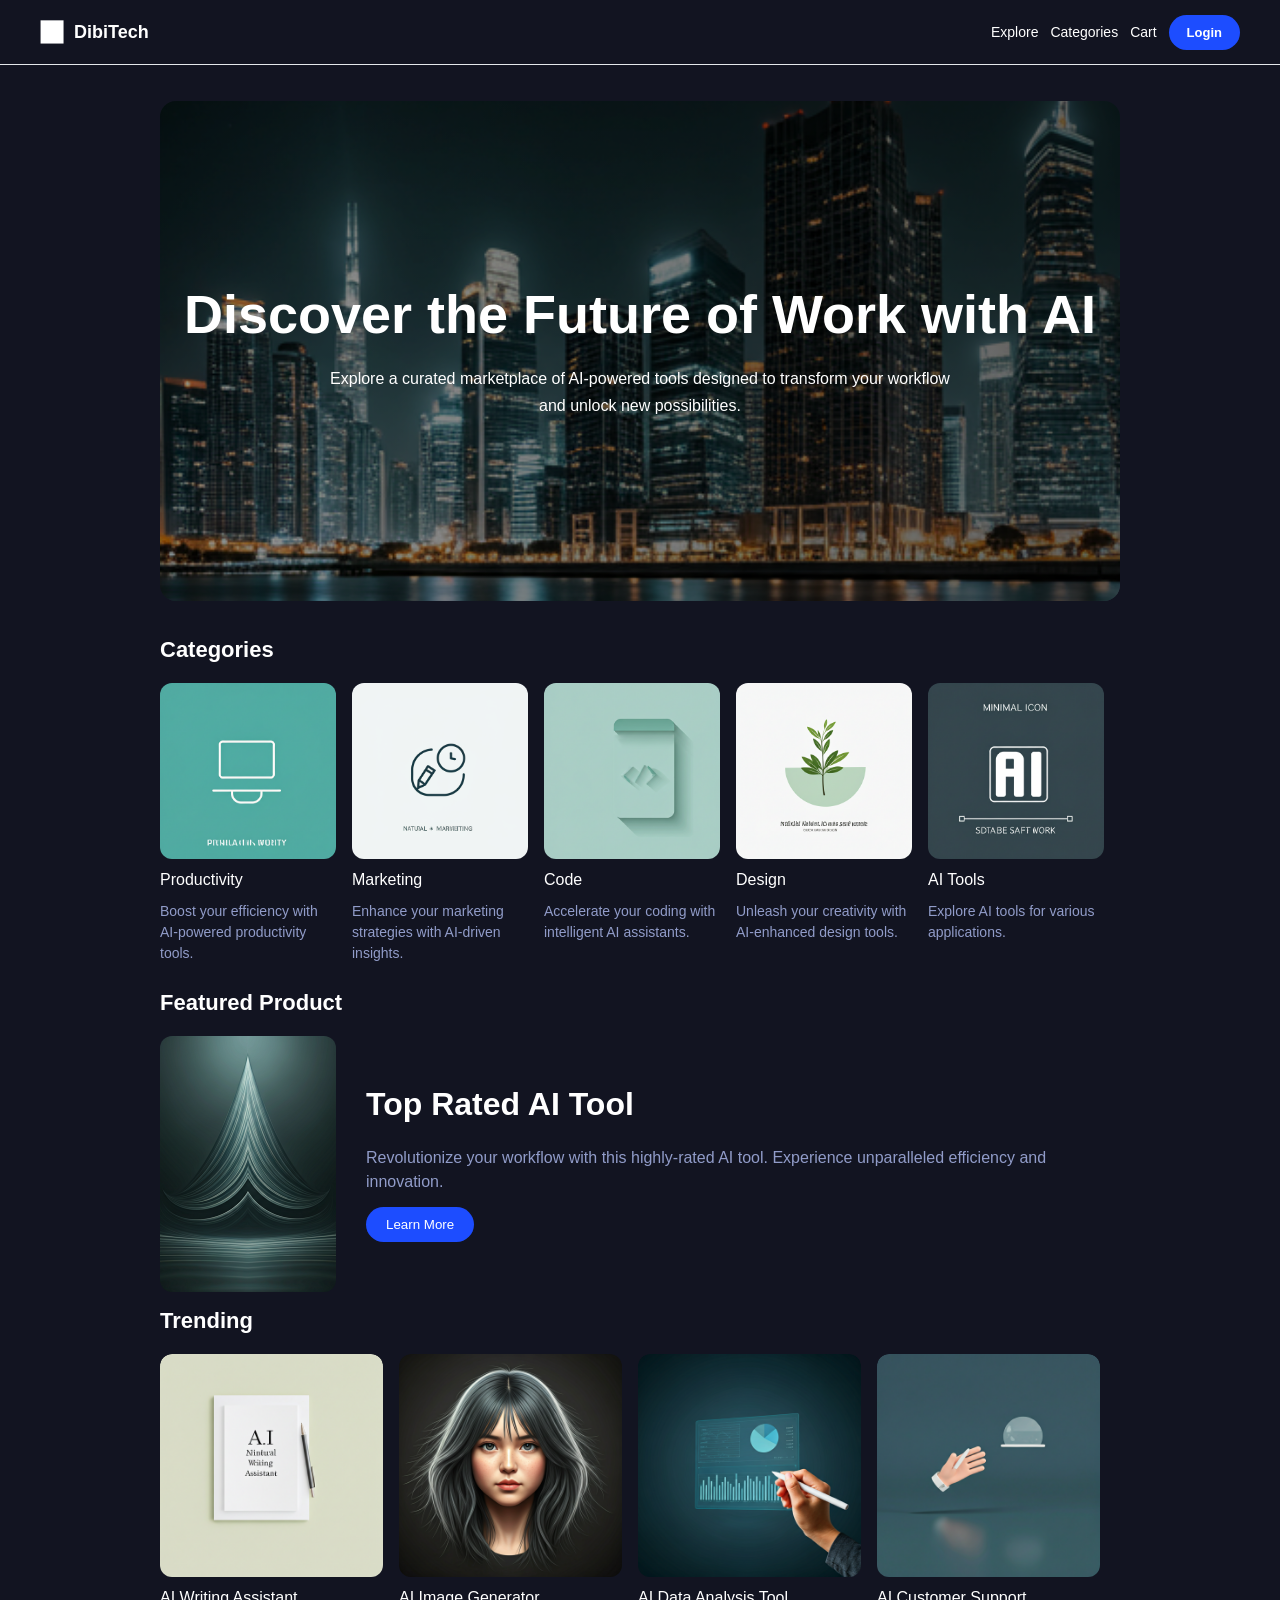
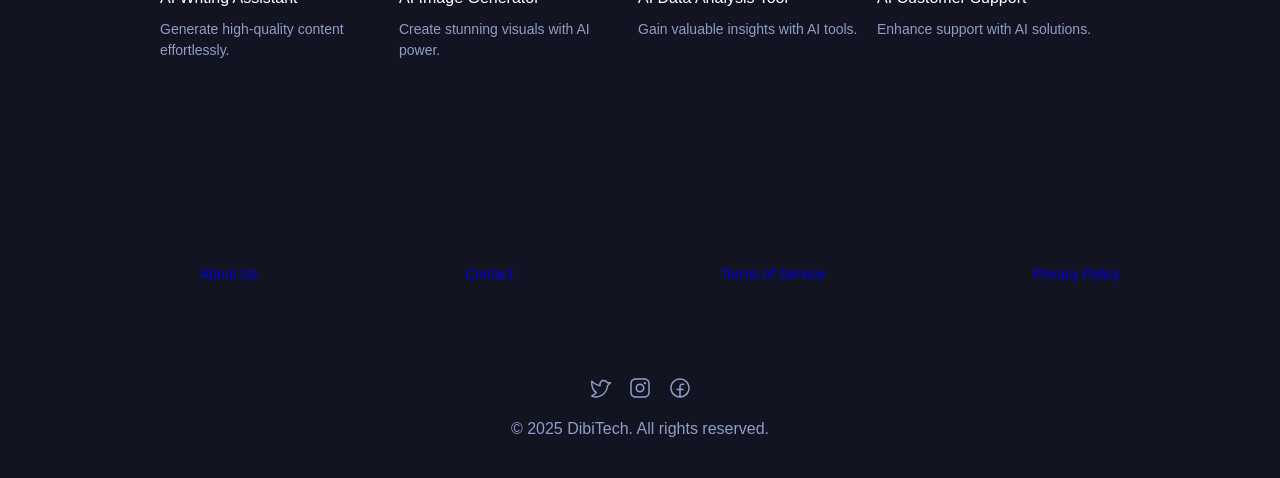
<file: [ASSIGNMENT] DAY - 15/index.html>
<!DOCTYPE html>
<html lang="en">
<head>
  <meta charset="UTF-8">
  <meta
    name="viewport"
    content="width=device-width, initial-scale=1.0">
  
    <title>DibiTech</title>

  <link
    rel="stylesheet"
    href="style.css"
  />

</head>
<body>

  <header class="navbar">
    <div class="logo-area">
      <img src="./asset/image/logo.svg"/>
      <h1>DibiTech</h1>
    </div>

    <nav class="nav-menu">
      <a href="#">Explore</a>
      <a href="#">Categories</a>
      <a href="#">Cart</a>
      <button class="login-btn">Login</button>
    </nav>
  </header>

  <section class="hero">
    <div class="title">
      <h2>Discover the Future of Work with AI</h2>
      <p>Explore a curated marketplace of AI-powered tools designed to transform your workflow and unlock new possibilities.</p>
    </div>
  </section>

  <section class="sub-menu">
    <h3>Categories</h3>
    <section class="category-section">
      <div class="category-scroll">

        <div class="category-card">
          <img src="./asset/image/C2.png"/>
          <h4>Productivity</h4>
          <p>Boost your efficiency with AI-powered productivity tools.</p>
        </div>

        <div class="category-card">
          <img src="./asset/image/C1.png"alt="Marketing"/>
          <h4>Marketing</h4>
          <p>Enhance your marketing strategies with AI-driven insights.</p>
        </div>

        <div class="category-card">
          <img src="./asset/image/C3.png" />
          <h4>Code</h4>
          <p>Accelerate your coding with intelligent AI assistants.</p>
        </div>

        <div class="category-card">
          <img src="./asset/image/C4.png"/>
          <h4>Design</h4>
          <p>Unleash your creativity with AI-enhanced design tools.</p>
        </div>

        <div class="category-card">
          <img src="./asset/image/C5.png"/>
          <h4>AI Tools</h4>
          <p>Explore AI tools for various applications.</p>

        </div>
      </div>
    </section>
  </section>

  <section class="sub-menu">
    <h3>Featured Product</h3>
    <div class="feature-box">
      <img src="./asset/image/FP.png" />
      <div class="feature-content">
        <h4>Top Rated AI Tool</h4>
        <p>Revolutionize your workflow with this highly-rated AI tool.
          Experience unparalleled efficiency and innovation.</p>
        <button>Learn More</button>
      </div>
    </div>
  </section>

  <section class="sub-menu">
    <h3>Trending</h3>
    <div class="trending">
    <section class="trending-section"> 
      <div class="trending-scroll">
      <div class="trend-card">
        <img src="./asset/image/T1.png"/>
        <h4>AI Writing Assistant</h4>
        <p> Generate high-quality content effortlessly.</p>
      </div>

      <div class="trend-card">
        <img src="./asset/image/T2.png"/>
        <h4>AI Image Generator</h4>
        <p>Create stunning visuals with AI power.</p>
      </div>

      <div class="trend-card">
        <img src="./asset/image/T3.png"/>
        <h4>AI Data Analysis Tool</h4>
        <p> Gain valuable insights with AI tools.</p>
      </div>

      <div class="trend-card">
        <img src="./asset/image/T4.png"/>
        <h4>AI Customer Support</h4>
        <p>Enhance support with AI solutions.</p>
      </div>
      </div>
    </section>
    </div>
  </section>

  <footer class="footer">
    <div class="footer-links">
      <a href="#">About Us</a>
      <a href="#">Contact</a>
      <a href="#">Terms of Service</a>
      <a href="#">Privacy Policy</a>
    </div>

    <div class="social-icons">
      <span><img src="./asset/image/X.svg" /></span>
      <span><img src="./asset/image/IG.svg" /></span>
      <span><img src="./asset/image/FB.svg" /></span>
    </div>

    <p class="footer-teks">© 2025 DibiTech. All rights reserved.</p>
  </footer>

</body>
</html>
</file>
<file: [ASSIGNMENT] DAY - 15/style.css>
*{
  margin:0;
  padding:0;
  box-sizing:border-box;
  font-family:'Space Grotesk', sans-serif;
}

body{
  width:100%;
  display:flex;
  flex-direction:column;
  gap:16px;
  background:#121421;
  color:white;
  overflow-x:hidden;
}

.category-scroll::-webkit-scrollbar,
.trending-scroll::-webkit-scrollbar {
  display:none;
}

.navbar{
  width:100%;
  height:65px;
  display:flex;
  justify-content:space-between;
  align-items:center;
  padding:12px 20px;
  border-bottom:1px solid #E5E8EB;
}

.logo-area{
  display:flex;
  align-items:center;
  gap:10px;
}

.logo-area img{
  width:24px;
  height:24px;
}

.logo-area h1{
  font-size:18px;
  font-weight:700;
}

.nav-menu{
  display:flex;
  align-items:center;
  gap:12px;
}

.nav-menu a{
  display:none;
  text-decoration:none;
  color:white;
  font-size:14px;
}

.login-btn{
  background:#1D4DFF;
  border:none;
  color:white;
  padding:10px 18px;
  border-radius:999px;
  font-size:13px;
  font-weight:700;
  cursor:pointer;
}

.hero{
  width:90%;
  height:520px;
  margin:20px auto;
  border-radius:16px;
  background:
    linear-gradient(
      90deg,
      rgba(0,0,0,0.1) 0%,
      rgba(0,0,0,0.4) 100%
    ),
    url('./asset/image/BGM.png');

  background-size:cover;
  background-position:center;
  overflow:hidden;
}

.title{
  width:100%;
  height:100%;
  background:rgba(0,0,0,0.35);
  display:flex;
  flex-direction:column;
  justify-content:center;
  align-items:center;
  text-align:center;
  padding:20px;
}

.title h2{
  font-size:36px;
  margin-bottom:20px;
}

.title p{
  font-size:14px;
  line-height:1.7;
}

.sub-menu{
  width:90%;
  margin:0 auto;
}

.sub-menu h3{
  font-size:22px;
  font-weight:700;
  margin-bottom:20px;
}

.category-section{
  width:100%;
  overflow:hidden;
}

.category-scroll{
  display:flex;
  gap:16px;
  overflow-x:auto;
  scroll-behavior:smooth;
  padding-bottom:10px;
}

.category-card{
  min-width:176px;
  display:flex;
  flex-direction:column;
  gap:12px;
  flex-shrink:0;
}

.category-card img{
  width:176px;
  height:176px;
  border-radius:12px;
  object-fit:cover;
  display:block;
}

.category-card h4{
  font-size:16px;
  font-weight:500;
  color:white;
  width: 176px;
}

.category-card p{
  font-size:14px;
  line-height:21px;
  width:176px;
  font-size:14px;
  line-height:21px;
  text-align:left;
  white-space:normal;
  word-break:break-word;
  color:#919CC9;
}

.feature-box{
  display:flex;
  align-items:flex-start;
  gap:12px;
  text-align: left;
  align-items: center;
}

.feature-box img{
  width:176px;
  height:256px;
  border-radius:12px;
  object-fit:cover;
  flex-shrink:0;
}

.feature-content{
  display:flex;
  flex-direction:column;
  gap:13px;
}

.feature-content h4{
  font-size:18px;
}

.feature-content p{
  font: size 16px;
  line-height:24px;
  color:#919CC9;
  letter-spacing: 0px;
  font-style: normal;
}

.feature-content button{
  width:fit-content;
  background:#1D4DFF;
  border:none;
  color:white;
  padding:10px 20px;
  border-radius:999px;
  cursor:pointer;
}

.trending{
  width:100%;
  height: 366px;
  display:flex;
  flex-direction:column;
  gap:12px;
  flex-shrink:0;
}

.trending-section{
  width:100%;
  overflow:hidden;
}

.trending-scroll{
  display:flex;
  gap:16px;
  overflow-x:auto;
  scroll-behavior:smooth;
  padding-bottom:10px;
  
}

.trend-card{
  min-width:223px;
  height: 334px;
  border-radius:12px;
  overflow:hidden;
  flex-shrink:0;
  gap: 12px;
}

.trend-card img{
  width:223px;
  height:223px;
  border-radius:12px;
  object-fit:cover;
  display:block;
}

.trend-card h4{
  font-size:16px;
  font-weight:500;
  color:white;
  width: 223px;
  line-height: 42px;
  letter-spacing: 0px;
}

.trend-card p{
  font-size:14px;
  width:223px;
  height: 63px;
  font-size:14px;
  line-height:21px;
  text-align:left;
  white-space:normal;
  word-break:break-word;
  color:#919CC9;
  letter-spacing: 0px;
}

.footer{
  width: 100%;
  height: 200px;
  max-width: 960px;
  text-align:center;
}

.footer-links{
  display:grid;
  justify-content: space-between;
  flex-wrap: wrap;
  padding-top: 40px;
  padding-right: 20px;
  padding-bottom: 40px;
  padding-left: 20px;
  grid-template-columns: repeat(2, 1fr);
  gap: 24px;
  
}

.footer-links a{
  text-decoration: none;
  font-size: 14px;
  font-family: Arial, sans-serif;
  transition: 0.3s;
}

.social-icons{
  width: 100%;
  height: 24px;
  display:flex;
  justify-content:center;
  gap:16px;
  margin-bottom:20px;
  color: #919CC9;
}

.footer p{
  color:#919CC9;
  padding-bottom: 40px;
}

@media (min-width:960px){

  .navbar{
    padding:12px 40px;
  }

  .nav-menu a{
    display:block;
  }

  .hero{
    max-width:960px;
    height:500px;
    background:
      linear-gradient(
        90deg,
        rgba(0,0,0,0.1) 0%,
        rgba(0,0,0,0.4) 100%
      ),
      url('./asset/image/BGD.png');

    background-size:cover;
    background-position:center;
  }

  .title h2{
    font-size:54px;
  }

  .title p{
    width:70%;
    font-size:16px;
  }

  .sub-menu{
    max-width:960px;
  }

  .feature-box{
    align-items:center;
    gap:30px;
  }

  .feature-box img{
    width:176px;
    height:256px;
  }

  .feature-content h4{
    font-size:32px;
    padding-bottom: 10px;
  }

  .trending{
    width: 960px;
    height: 366px;
    max-width:960px;
    grid-template-columns:repeat(4,1fr);
  }
 
.footer{
  width:1280px;
  max-width:960px;
  height:200px;
  margin:auto;
  padding-top:40px;
  padding-right:20px;
  padding-bottom:40px;
  padding-left:20px;
}

.footer-links{
  width: 960px;
  height: 200px;
  display:flex;
  justify-content:space-between;
  gap:24px;
  padding-bottom: 40px;
  padding-top: 40px;
}

.footer-links a{
  text-decoration:none;
  align-content: center;
  padding-top: 1px;
  padding-bottom: 5px;
}

.social-icons{
  width: 920px;
  height: 24px;
  display:flex;
  gap:16px;
}
}
</file>
